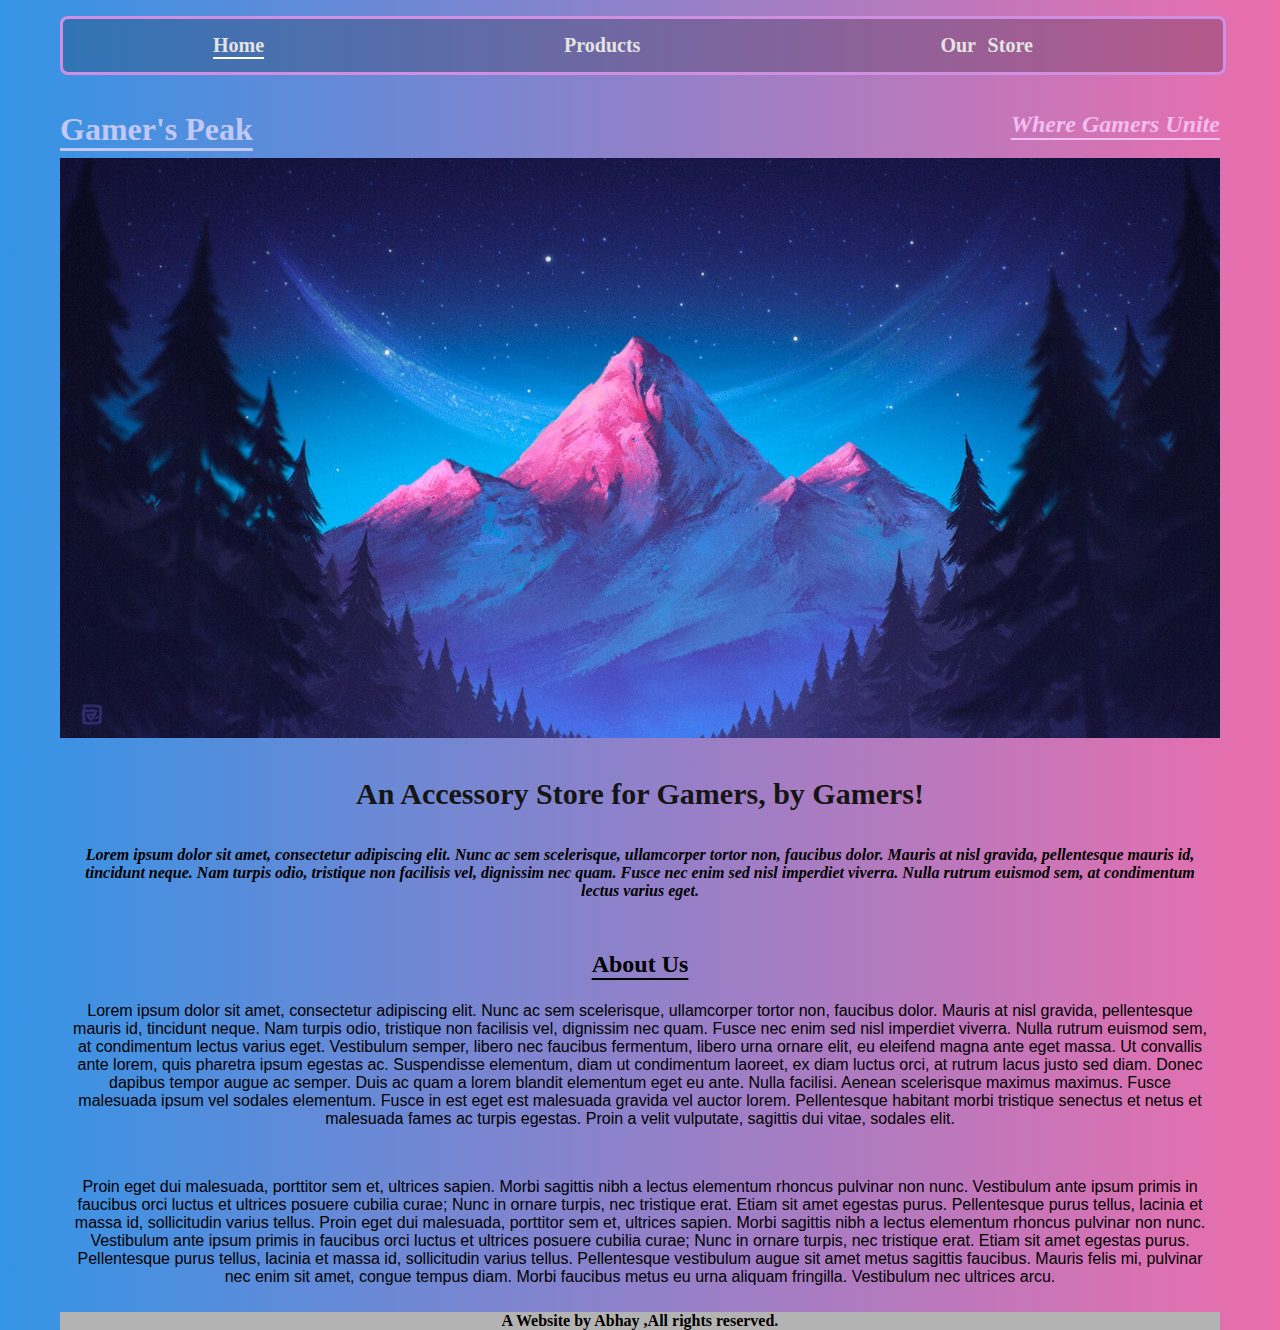
<file: Gamer's peak/index.html>
<!DOCTYPE html>
<html>
  <head>
    <meta charset="utf-8" />
    <title>Gamer's Peak</title>
    <link href = "styles1.css" rel = "stylesheet" type = "text/css"/>
  </head>
  <body>
    <nav>
      <ul class="nav-list">
        <li class="nav-title" id="active"><a href="index.html">Home</a></li>
        <li class="nav-title"><a href="products-page.html">Products</a></li>
        <li class="nav-title"><a href="store-page.html">Our Store</a></li>
      </ul>
    </nav>
    <header>
      <h1>Gamer's Peak</h1>
      <h2><em>Where Gamers Unite</em></h2>
    </header>
    <section>
      <img
        src="images/mountain.png"
        alt="A beautiful peak"
        width="1160"
        height="580"
      />
      <h2>An Accessory Store for Gamers, by Gamers!</h2>
      <p>
        Lorem ipsum dolor sit amet, consectetur adipiscing elit. Nunc ac sem
        scelerisque, ullamcorper tortor non, faucibus dolor. Mauris at nisl
        gravida, pellentesque mauris id, tincidunt neque. Nam turpis odio,
        tristique non facilisis vel, dignissim nec quam. Fusce nec enim sed nisl
        imperdiet viverra. Nulla rutrum euismod sem, at condimentum lectus
        varius eget.
      </p>
    </section>
    <article>
      <h2>About Us</h2>
      <p>
        Lorem ipsum dolor sit amet, consectetur adipiscing elit. Nunc ac sem
        scelerisque, ullamcorper tortor non, faucibus dolor. Mauris at nisl
        gravida, pellentesque mauris id, tincidunt neque. Nam turpis odio,
        tristique non facilisis vel, dignissim nec quam. Fusce nec enim sed nisl
        imperdiet viverra. Nulla rutrum euismod sem, at condimentum lectus
        varius eget. Vestibulum semper, libero nec faucibus fermentum, libero
        urna ornare elit, eu eleifend magna ante eget massa. Ut convallis ante
        lorem, quis pharetra ipsum egestas ac. Suspendisse elementum, diam ut
        condimentum laoreet, ex diam luctus orci, at rutrum lacus justo sed
        diam. Donec dapibus tempor augue ac semper. Duis ac quam a lorem blandit
        elementum eget eu ante. Nulla facilisi. Aenean scelerisque maximus
        maximus. Fusce malesuada ipsum vel sodales elementum. Fusce in est eget
        est malesuada gravida vel auctor lorem. Pellentesque habitant morbi
        tristique senectus et netus et malesuada fames ac turpis egestas. Proin
        a velit vulputate, sagittis dui vitae, sodales elit.
      </p>
      <br />
      <p>
        Proin eget dui malesuada, porttitor sem et, ultrices sapien. Morbi
        sagittis nibh a lectus elementum rhoncus pulvinar non nunc. Vestibulum
        ante ipsum primis in faucibus orci luctus et ultrices posuere cubilia
        curae; Nunc in ornare turpis, nec tristique erat. Etiam sit amet egestas
        purus. Pellentesque purus tellus, lacinia et massa id, sollicitudin
        varius tellus. Proin eget dui malesuada, porttitor sem et, ultrices
        sapien. Morbi sagittis nibh a lectus elementum rhoncus pulvinar non
        nunc. Vestibulum ante ipsum primis in faucibus orci luctus et ultrices
        posuere cubilia curae; Nunc in ornare turpis, nec tristique erat. Etiam
        sit amet egestas purus. Pellentesque purus tellus, lacinia et massa id,
        sollicitudin varius tellus. Pellentesque vestibulum augue sit amet metus
        sagittis faucibus. Mauris felis mi, pulvinar nec enim sit amet, congue
        tempus diam. Morbi faucibus metus eu urna aliquam fringilla. Vestibulum
        nec ultrices arcu.
      </p>
    </article>
    <footer>A Website by Abhay ,All rights reserved.</footer>
  </body>
</html>
</file>
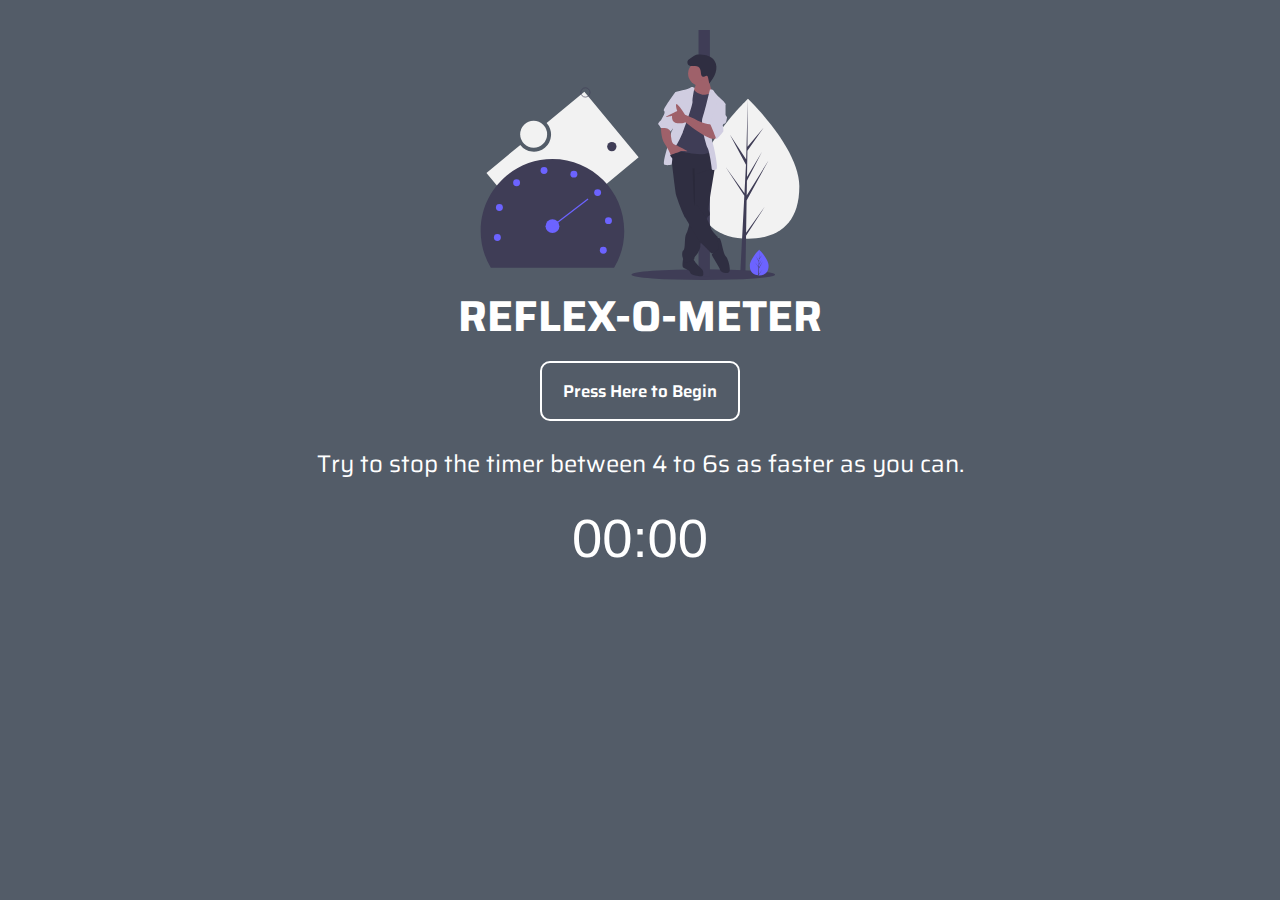
<file: Reflex Meter/index.html>
<!DOCTYPE html>
<html lang="en">
  <head>
    <link rel="stylesheet" href="style.css" />
    <meta charset="UTF-8" />
    <meta http-equiv="X-UA-Compatible" content="IE=edge" />
    <meta name="viewport" content="width=device-width, initial-scale=1.0" />
    <title>Test Your Reflexes</title>
  </head>
  <body>
    <div class="container">
      <img src="speed.svg" />
      <h1>Reflex-O-Meter</h1>
      <button id="btn-go">Press Here to Begin</button>
      <button class = "goNull"></button>
      <p id ="message">
        Try to stop the timer between 4 to 6s as faster as you can.
      </p>
      <p class = "null">
      </p>
      <p class="result"></p>
      <p class="time">
        <span id="sec">00</span><span id="colon">:</span
        ><span id="milliSec">00</span>
      </p>
      <button id="btn-start">Start</button>
      <button id="btn-stop">Stop</button>
      <button id="btn-retry">Retry</button>
      <button class = "btnNull"></button>
    </div>
    <script src="script.js"></script>
  </body>
</html>
</file>
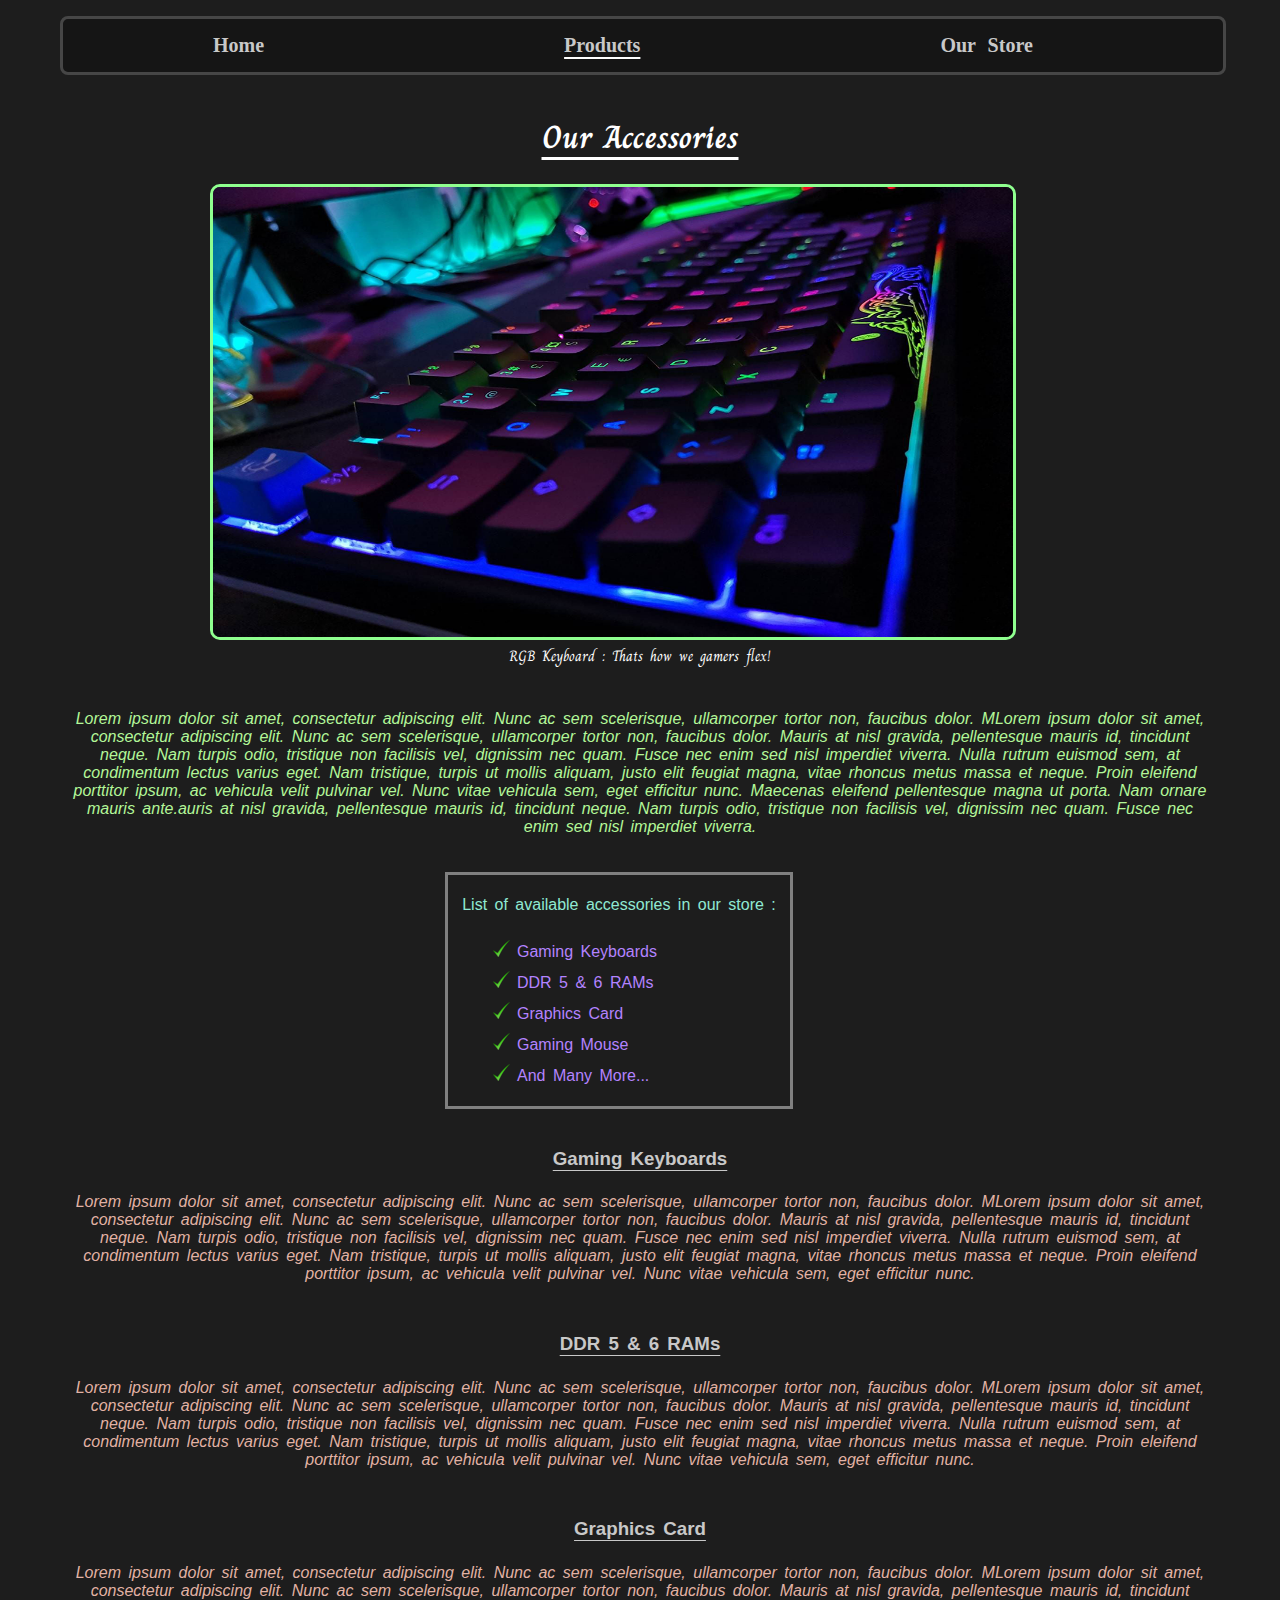
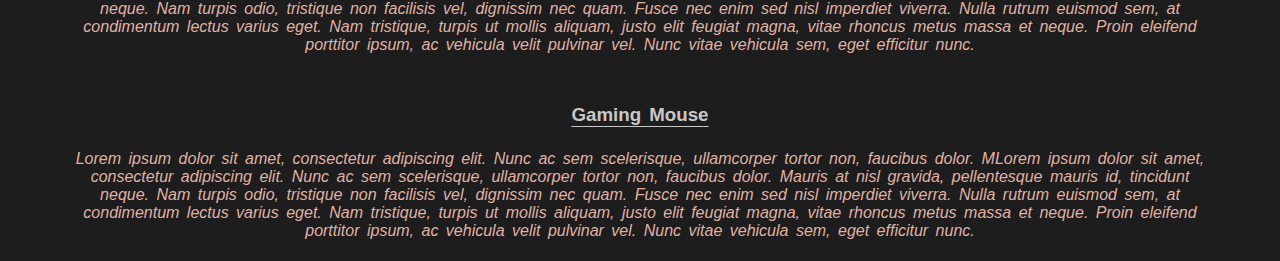
<file: Gamer's peak/products-page.html>
<!DOCTYPE html>
<html>
  <head>
    <meta charset="utf-8" />
    <title>Our Products</title>
    <link rel = "stylesheet" href = "styles2.css" type = "text/css"/> 
  </head>
  <body>
    <nav>
      <ul class="nav-list">
        <li class="nav-title"><a href="index.html">Home</a></li>
        <li class="nav-title" id="active">
          <a href="products-page.html">Products</a>
        </li>
        <li class="nav-title"><a href="store-page.html">Our Store</a></li>
      </ul>
    </nav>
    <h1>Our Accessories</h1>
    <figure>
      <img
        src="images/rgb-keyboard.png"
        alt="A gaming keyboard"
        width="800"
        height="450"
      />
      <figcaption>RGB Keyboard : Thats how we gamers flex!</figcaption>
    </figure>
    <article>
      <p>
        Lorem ipsum dolor sit amet, consectetur adipiscing elit. Nunc ac sem
        scelerisque, ullamcorper tortor non, faucibus dolor. MLorem ipsum dolor
        sit amet, consectetur adipiscing elit. Nunc ac sem scelerisque,
        ullamcorper tortor non, faucibus dolor. Mauris at nisl gravida,
        pellentesque mauris id, tincidunt neque. Nam turpis odio, tristique non
        facilisis vel, dignissim nec quam. Fusce nec enim sed nisl imperdiet
        viverra. Nulla rutrum euismod sem, at condimentum lectus varius eget.
        Nam tristique, turpis ut mollis aliquam, justo elit feugiat magna, vitae
        rhoncus metus massa et neque. Proin eleifend porttitor ipsum, ac
        vehicula velit pulvinar vel. Nunc vitae vehicula sem, eget efficitur
        nunc. Maecenas eleifend pellentesque magna ut porta. Nam ornare mauris
        ante.auris at nisl gravida, pellentesque mauris id, tincidunt neque. Nam
        turpis odio, tristique non facilisis vel, dignissim nec quam. Fusce nec
        enim sed nisl imperdiet viverra.
      </p>
    </article>
    <div class="accessories-list">
      <div class="main-list">
        <p>List of available accessories in our store :</p>
        <ul>
          <li>Gaming Keyboards</li>
          <li>DDR 5 & 6 RAMs</li>
          <li>Graphics Card</li>
          <li>Gaming Mouse</li>
          <li>And Many More...</li>
        </ul>
      </div>
    </div>
    <section>
      <h3>Gaming Keyboards</h3>
      <p>
        Lorem ipsum dolor sit amet, consectetur adipiscing elit. Nunc ac sem
        scelerisque, ullamcorper tortor non, faucibus dolor. MLorem ipsum dolor
        sit amet, consectetur adipiscing elit. Nunc ac sem scelerisque,
        ullamcorper tortor non, faucibus dolor. Mauris at nisl gravida,
        pellentesque mauris id, tincidunt neque. Nam turpis odio, tristique non
        facilisis vel, dignissim nec quam. Fusce nec enim sed nisl imperdiet
        viverra. Nulla rutrum euismod sem, at condimentum lectus varius eget.
        Nam tristique, turpis ut mollis aliquam, justo elit feugiat magna, vitae
        rhoncus metus massa et neque. Proin eleifend porttitor ipsum, ac
        vehicula velit pulvinar vel. Nunc vitae vehicula sem, eget efficitur
        nunc.
      </p>
    </section>
    <section>
      <h3>DDR 5 & 6 RAMs</h3>
      <p>
        Lorem ipsum dolor sit amet, consectetur adipiscing elit. Nunc ac sem
        scelerisque, ullamcorper tortor non, faucibus dolor. MLorem ipsum dolor
        sit amet, consectetur adipiscing elit. Nunc ac sem scelerisque,
        ullamcorper tortor non, faucibus dolor. Mauris at nisl gravida,
        pellentesque mauris id, tincidunt neque. Nam turpis odio, tristique non
        facilisis vel, dignissim nec quam. Fusce nec enim sed nisl imperdiet
        viverra. Nulla rutrum euismod sem, at condimentum lectus varius eget.
        Nam tristique, turpis ut mollis aliquam, justo elit feugiat magna, vitae
        rhoncus metus massa et neque. Proin eleifend porttitor ipsum, ac
        vehicula velit pulvinar vel. Nunc vitae vehicula sem, eget efficitur
        nunc.
      </p>
    </section>
    <section>
      <h3>Graphics Card</h3>
      <p>
        Lorem ipsum dolor sit amet, consectetur adipiscing elit. Nunc ac sem
        scelerisque, ullamcorper tortor non, faucibus dolor. MLorem ipsum dolor
        sit amet, consectetur adipiscing elit. Nunc ac sem scelerisque,
        ullamcorper tortor non, faucibus dolor. Mauris at nisl gravida,
        pellentesque mauris id, tincidunt neque. Nam turpis odio, tristique non
        facilisis vel, dignissim nec quam. Fusce nec enim sed nisl imperdiet
        viverra. Nulla rutrum euismod sem, at condimentum lectus varius eget.
        Nam tristique, turpis ut mollis aliquam, justo elit feugiat magna, vitae
        rhoncus metus massa et neque. Proin eleifend porttitor ipsum, ac
        vehicula velit pulvinar vel. Nunc vitae vehicula sem, eget efficitur
        nunc.
      </p>
    </section>
    <section>
      <h3>Gaming Mouse</h3>
      <p>
        Lorem ipsum dolor sit amet, consectetur adipiscing elit. Nunc ac sem
        scelerisque, ullamcorper tortor non, faucibus dolor. MLorem ipsum dolor
        sit amet, consectetur adipiscing elit. Nunc ac sem scelerisque,
        ullamcorper tortor non, faucibus dolor. Mauris at nisl gravida,
        pellentesque mauris id, tincidunt neque. Nam turpis odio, tristique non
        facilisis vel, dignissim nec quam. Fusce nec enim sed nisl imperdiet
        viverra. Nulla rutrum euismod sem, at condimentum lectus varius eget.
        Nam tristique, turpis ut mollis aliquam, justo elit feugiat magna, vitae
        rhoncus metus massa et neque. Proin eleifend porttitor ipsum, ac
        vehicula velit pulvinar vel. Nunc vitae vehicula sem, eget efficitur
        nunc.
      </p>
    </section>
  </body>
</html>
</file>
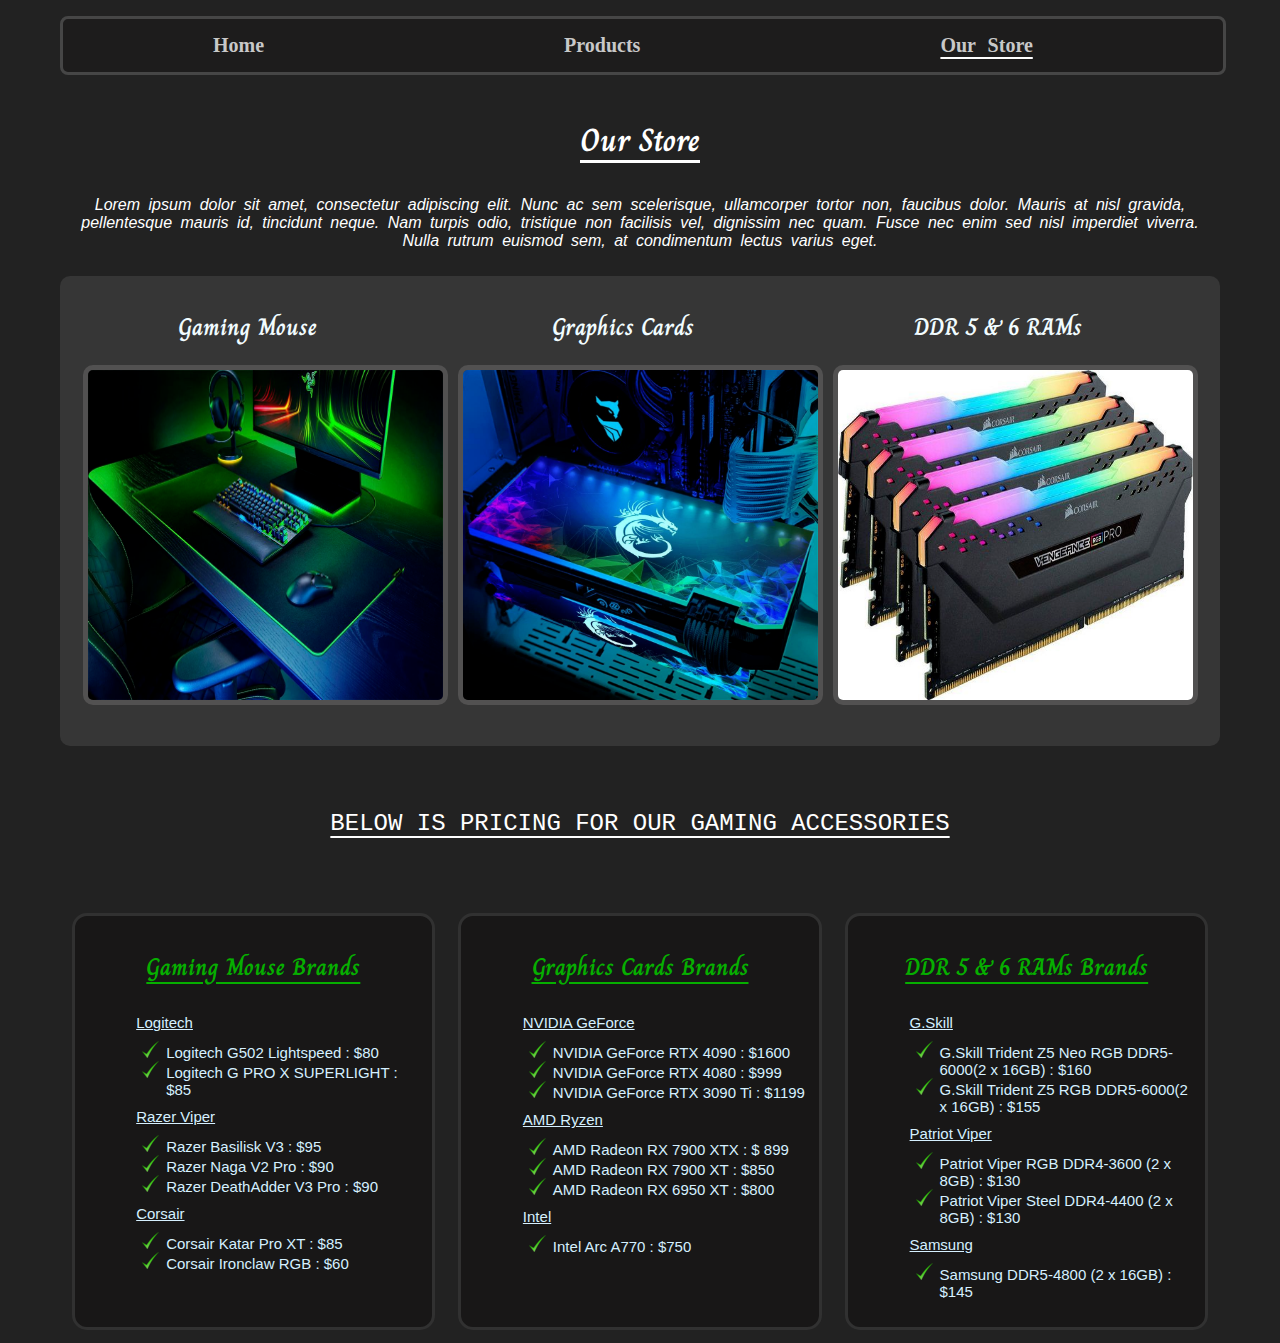
<file: Gamer's peak/store-page.html>
<!DOCTYPE html>
<html>
  <head>
    <meta chatset="utf-8" />
    <title>Our Store</title>
    <link rel = "stylesheet" href = "styles3.css" type = "text/css"/>
  </head>
  <body>
    <nav>
      <ul class = "nav-list">
        <li class = "nav-title"><a href = "index.html">Home</a></li>
        <li class = "nav-title"><a href = "products-page.html">Products</a></li>
        <li class = "nav-title" id="active"><a href = "store-page.html">Our Store</a></li>
      </ul>
    </nav>
    <h1>Our Store</h1>
    <p>
      Lorem ipsum dolor sit amet, consectetur adipiscing elit. Nunc ac sem
      scelerisque, ullamcorper tortor non, faucibus dolor. Mauris at nisl
      gravida, pellentesque mauris id, tincidunt neque. Nam turpis odio,
      tristique non facilisis vel, dignissim nec quam. Fusce nec enim sed nisl
      imperdiet viverra. Nulla rutrum euismod sem, at condimentum lectus varius
      eget.
    </p>
    <div class = "images-div">
        <article class="accessory-images">
        <h2>Gaming Mouse</h2>
        <img src="images/razor-viper.png" alt="a gaming mouse" />
      </article>
      <article class="accessory-images">
        <h2>Graphics Cards</h2>
        <img src="images/rgb-gpu.png" alt="a gpu" />
      </article>
      <article class="accessory-images">
        <h2>DDR 5 & 6 RAMs</h2>
        <img src="images/rgb-ram.png" alt="a rgb ram" />
      </article>
    </div>
    <h3>Below is pricing for our gaming accessories</h3>
    <div class="pricing-div">
    <article class="accessory-pricing">
      <h2>Gaming Mouse Brands</h2>
      <ul>
        <li class = "brandnames">Logitech</li>
        <ol type="a">
          <li>Logitech G502 Lightspeed : $80</li>
          <li>Logitech G PRO X SUPERLIGHT : $85</li>
        </ol>
        <li class = "brandnames">Razer Viper</li>
        <ol type="a">
          <li>Razer Basilisk V3 : $95</li>
          <li>Razer Naga V2 Pro : $90</li>
          <li>Razer DeathAdder V3 Pro : $90</li>
        </ol>
        <li class = "brandnames">Corsair</li>
        <ol type = 'a'>
            <li>Corsair Katar Pro XT : $85</li>
            <li>Corsair Ironclaw RGB : $60</li>
        </ol>
      </ul>
    </article>
    <article class="accessory-pricing">
      <h2>Graphics Cards Brands</h2>
      <ul>
        <li class = "brandnames">NVIDIA GeForce</li>
        <ol type="a">
          <li>NVIDIA GeForce RTX 4090 : $1600</li>
          <li>NVIDIA GeForce RTX 4080 : $999</li>
          <li>NVIDIA GeForce RTX 3090 Ti : $1199</li>
        </ol>
        <li class = "brandnames">AMD Ryzen</li>
        <ol type="a">
          <li>AMD Radeon RX 7900 XTX : $ 899</li>
          <li>AMD Radeon RX 7900 XT : $850</li>
          <li>AMD Radeon RX 6950 XT : $800</li>
        </ol>
        <li class = "brandnames">Intel</li>
        <ol type="a">
          <li>Intel Arc A770 : $750</li>
        </ol>
      </ul>
    </article>
    <article class="accessory-pricing">
      <h2>DDR 5 & 6 RAMs Brands</h2>
      <ul>
        <li class = "brandnames">G.Skill</li>
        <ol type="a">
          <li>G.Skill Trident Z5 Neo RGB DDR5-6000(2 x 16GB) : $160</li>
          <li>G.Skill Trident Z5 RGB DDR5-6000(2 x 16GB) : $155</li>
        </ol>
        <li class = "brandnames">Patriot Viper</li>
        <ol type="a">
          <li>Patriot Viper RGB DDR4-3600 (2 x 8GB) : $130</li>
          <li>Patriot Viper Steel DDR4-4400 (2 x 8GB) : $130</li>
        </ol>
        <li class = "brandnames">Samsung</li>
        <ol type="a">
          <li>Samsung DDR5-4800 (2 x 16GB) : $145</li>
        </ol>
      </ul>
    </article>
    </div>
    </body>
  </body>
</html>
</file>
<file: Gamer's peak/styles1.css>
body {
    width: 1160px;
    max-width: 100%;
    margin: auto;
    background: #3494e6;
    background: -webkit-linear-gradient(to left, #ec6ead, #3494e6);
    background: linear-gradient(to left, #ec6ead, #3494e6);
  }
  .nav-list {
    padding: 15px 0;
    background: rgba(0, 0, 0, 0.2);
    display: inline-flex;
    width: 100%;
    border: solid rgb(208, 143, 224);
    border-radius: 8px;
  }
  .nav-title {
    padding: 0 150px;
    word-spacing: 7px;
    list-style: none;
    font-weight: 600;
    font-size: 20px;
    font-family: Cambria, Cochin, Georgia, Times, "Times New Roman", serif;
  }
  .nav-list a {
    text-decoration: none;
    color: rgb(228, 227, 227);
  }
  #active {
    text-decoration: underline;
    text-underline-position: under;
    color: white;
  }
  h1 {
    color: rgb(193, 200, 245);
    text-decoration: underline;
    text-underline-position: under;
    float: left;
    margin: 0;
  }
  header h2 {
    color: rgb(243, 189, 239);
    text-align: right;
    text-decoration: underline;
    text-underline-position: under;
  }
  section h2 {
    color: rgb(21, 21, 21);
    text-align: center;
    padding: 10px;
    font-size:30px;
    font-family:Cambria, Cochin, Georgia, Times, 'Times New Roman', serif;
  }
  section p {
    font-style: italic;
    font-weight: 560;
    text-align: center;
    padding: 0px 10px;
  }
  article {
    text-align: center;
    padding: 10px;
  }
  article h2 {
    font-family: Cambria, Cochin, Georgia, Times, "Times New Roman", serif;
    padding: 5px;
    text-decoration: underline;
    text-underline-position: under;
  }
  article p {
    font-family: "Segoe UI", Tahoma, Geneva, Verdana, sans-serif;
  }
  footer {
    text-align: center;
    font-weight: 600;
    background: rgb(180, 179, 179);
  }
</file>
<file: Reflex Meter/style.css>
@import url('https://fonts.googleapis.com/css2?family=Saira&family=Saira+Condensed&display=swap');
body{
    margin:0;
    padding:0;
    height:100%;
    font-family: 'Saira', sans-serif;
    background:#535c68;
}
.container{
    user-select:none;
    width:800px;
    color:#fff;
    text-align: center;
    margin:30px auto;
}
.container img{
    width:400px;
    height:250px;
}
h1{
    font-size:2.7em;
    text-transform:uppercase;
    margin-top:-5px;
}
button {
    background:#535c68;
    color:#fff;
    width:200px;
    height:60px;
    border-radius:10px;
    outline:none;
    border: 2px solid #fff;
    font-family: 'Saira';
    font-size:1.5em;
}
button:hover{
    background:#ffd32a;
    color:#fff;
    border:2px solid #fff;
    text-transform: uppercase;
    font-weight:600;
}
#btn-go{
    margin-top:-30px;
    font-size:1.06em;
    font-weight:600;
}
#btn-start{
    margin-right:10px;
}
#btn-stop{
    margin-right:-10px;
}
#btn-retry{
    margin-left:20px;
}
#btn-start:hover{
    background:#2ecc71;
    border:2px solid #fff;
}
#btn-stop:hover{
    background:#ff5252;
    border:2px solid #fff;
}
#btn-retry:hover{
    background:#6c5ce7;
    border:2px solid #fff;
}
#sec,#colon,#milliSec{
    font-size:3.4em;
    font-family:'Segoe UI', Tahoma, Geneva, Verdana, sans-serif
}
#message{
    font-size:1.5em;
}
p.null{
    display:none;
}
button.goNull{
    display:none;
}
button.btnNull{
    display:none;
}
</file>
<file: Gamer's peak/styles2.css>
@import url("https://fonts.googleapis.com/css2?family=Charm&display=swap");
body {
  font-family: sans-serif;
  width: 1160px;
  margin: auto;
  max-width: 100%;
  background: #1d1d1d;
  color: white;
  word-spacing: 3px;
}
.nav-list {
  background: rgba(0, 0, 0, 0.25);
  display: inline-flex;
  width: 100%;
  padding: 15px 0;
  border: solid rgb(70, 70, 70);
  border-radius: 8px;
}
.nav-title {
  word-spacing: 7px;
  list-style: none;
  font-weight: 600;
  font-size: 20px;
  font-family: Cambria, Cochin, Georgia, Times, "Times New Roman", serif;
  padding: 0 150px;
}
.nav-list a {
  color: rgb(200, 200, 200);
  text-decoration: none;
}
#active {
  text-decoration: underline;
  text-underline-position: under;
  color: white;
}
h1 {
  font-family: "Charm", cursive;
  text-align: center;
  text-underline-position: under;
  text-decoration: underline;
}
figure img {
  border: solid rgb(143, 255, 143);
  border-radius: 10px;
  margin: 0 110px;
}
figure figcaption {
  text-align: center;
  font-size: 15px;
  font-family: "Charm", cursive;
}
article {
  text-align: center;
  padding: 10px;
  color: #b3f798;
  font-style: italic;
}
.accessories-list {
  padding: 10px;
  text-align: justify;
}
.main-list {
  border: solid grey;
  margin-left: 375px;
  width: 30%;
  height: 100%;
  list-style-position: inside;
}
.main-list p {
  color: rgb(144, 233, 211);
  text-align: center;
  padding: 5px;
}
.main-list ul li {
  padding: 5px;
  color: rgb(179, 131, 255);
  list-style-image: url(images/tick-image.png);
}
section {
  text-align: center;
  padding: 5px;
}
section h3 {
  text-transform: capitalize;
  padding: 5px;
  text-align: center;
  color: rgba(200, 200, 200);
  font-weight: 600;
  text-underline-position: under;
  text-decoration: underline;
}
section p {
  color: #ffc7b8e3;
  font-style: italic;
}
</file>
<file: Gamer's peak/styles3.css>
@import url("https://fonts.googleapis.com/css2?family=Charm&display=swap");

body {
  color: white;
  max-width: 95%;
  width:1160px;
  background: #222222;
  margin:0 auto;
}
.nav-list{
  width:100%;
  background: rgba(14, 13, 13, 0.25);
  border:solid rgb(70, 70, 70);
  border-radius: 8px;
  display:flex;
  padding:15px 0;
}
.nav-title{
  list-style:none;
  padding:0 150px;
  font-family:Cambria, Cochin, Georgia, Times, 'Times New Roman', serif;
  font-size:20px;
  font-weight:600;
  word-spacing:7px;
}
.nav-list a{
  text-decoration: none;
  color:rgb(200, 200, 200);
}
h1 {
  font-family: "Charm", cursive;
  text-decoration: underline;
  text-underline-position: under;
  text-align: center;
  text-transform: capitalize;
  margin-top:40px;
}
p {
  font-family: "Segoe UI", Tahoma, Geneva, Verdana, sans-serif;
  font-style: italic;
  word-spacing: 4px;
  text-align: center;
  padding: 10px;
}
article h2 {
  font-family: "Charm", cursive;
}
.images-div{
  margin-top:0px;
  display:inline-flex;
  width:100%;
  background:rgb(54, 54, 54);
  height:470px;
  border-radius: 10px;
}
.accessory-images{
  width:28.33%;
  padding:1%;
  margin:1%;
  margin-top:0;
}
.accessory-images img{
  width:355px;
  height:330px;
  display:inline-flex;
  border: solid #525151 5px;
  border-radius: 10px;
}
#active{
  text-decoration: underline;
  text-underline-position:under;
  color:white;
}
.accessory-images h2{
  text-align: center;
  color: #f1fcff;
}
h3{
  text-align: center;
  padding-top:40px;
  text-transform: uppercase;
  font-family: monospace;
  font-size:24px;
  font-weight:400;
  text-decoration: underline;
  text-underline-position: under;
}
.pricing-div{
  display:inline-flex;
  width:100%;
  margin-top:40px;
  }
  .accessory-pricing{
  background: #181717;
  width:29.33%;
  padding:1%;
  margin:1%;
  border: solid rgb(49, 49, 49);
  border-radius: 15px;
}
.accessory-pricing h2{
  color:#06af00;
  text-align: center;
  text-decoration: underline;
  text-underline-position: under;
}
.accessory-pricing ul{
  font-family: 'Segoe UI', Tahoma, Geneva, Verdana, sans-serif;
  color:rgb(213, 240, 255);
  font-weight: 500;
  font-size:15px;
  list-style-image: url(images/tick-image.png);
}
.brandnames{
  list-style:none;
  padding-top:5px;
  text-decoration:underline;
  padding:10px;
}
</file>
